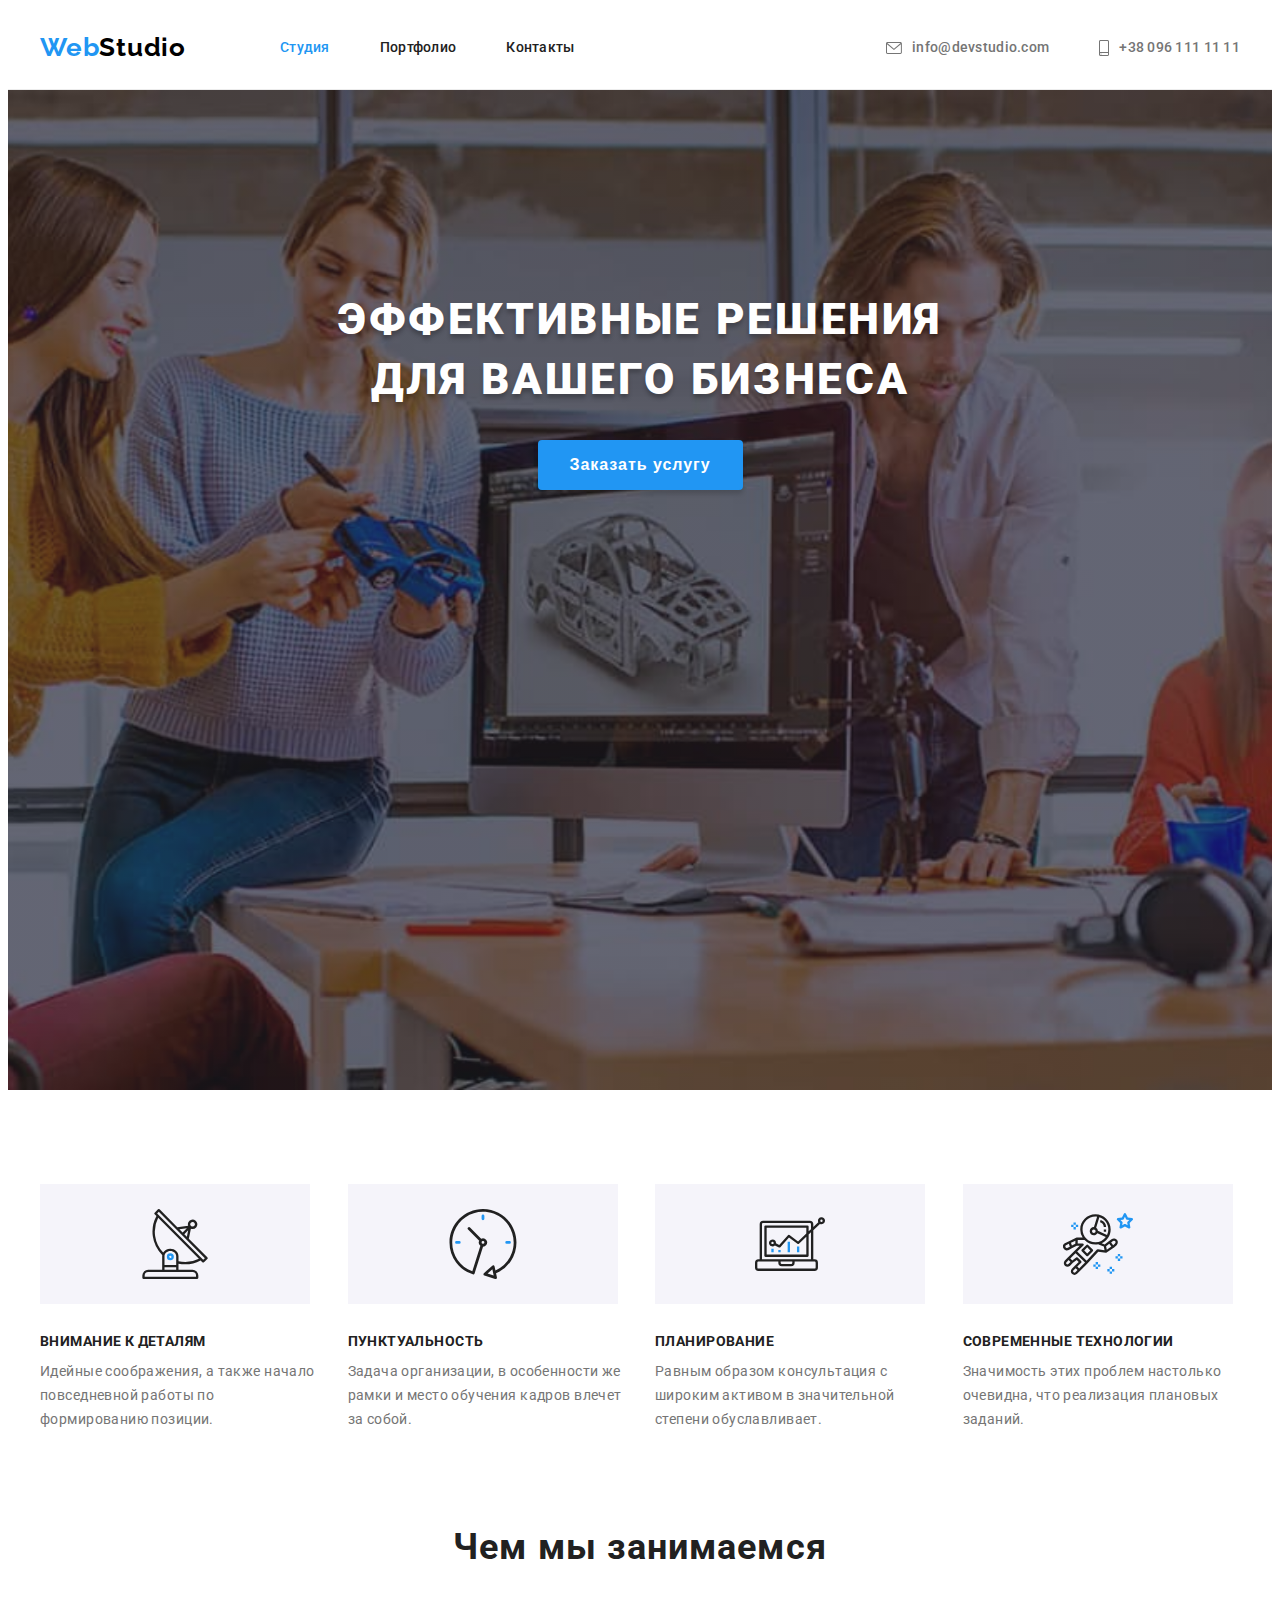
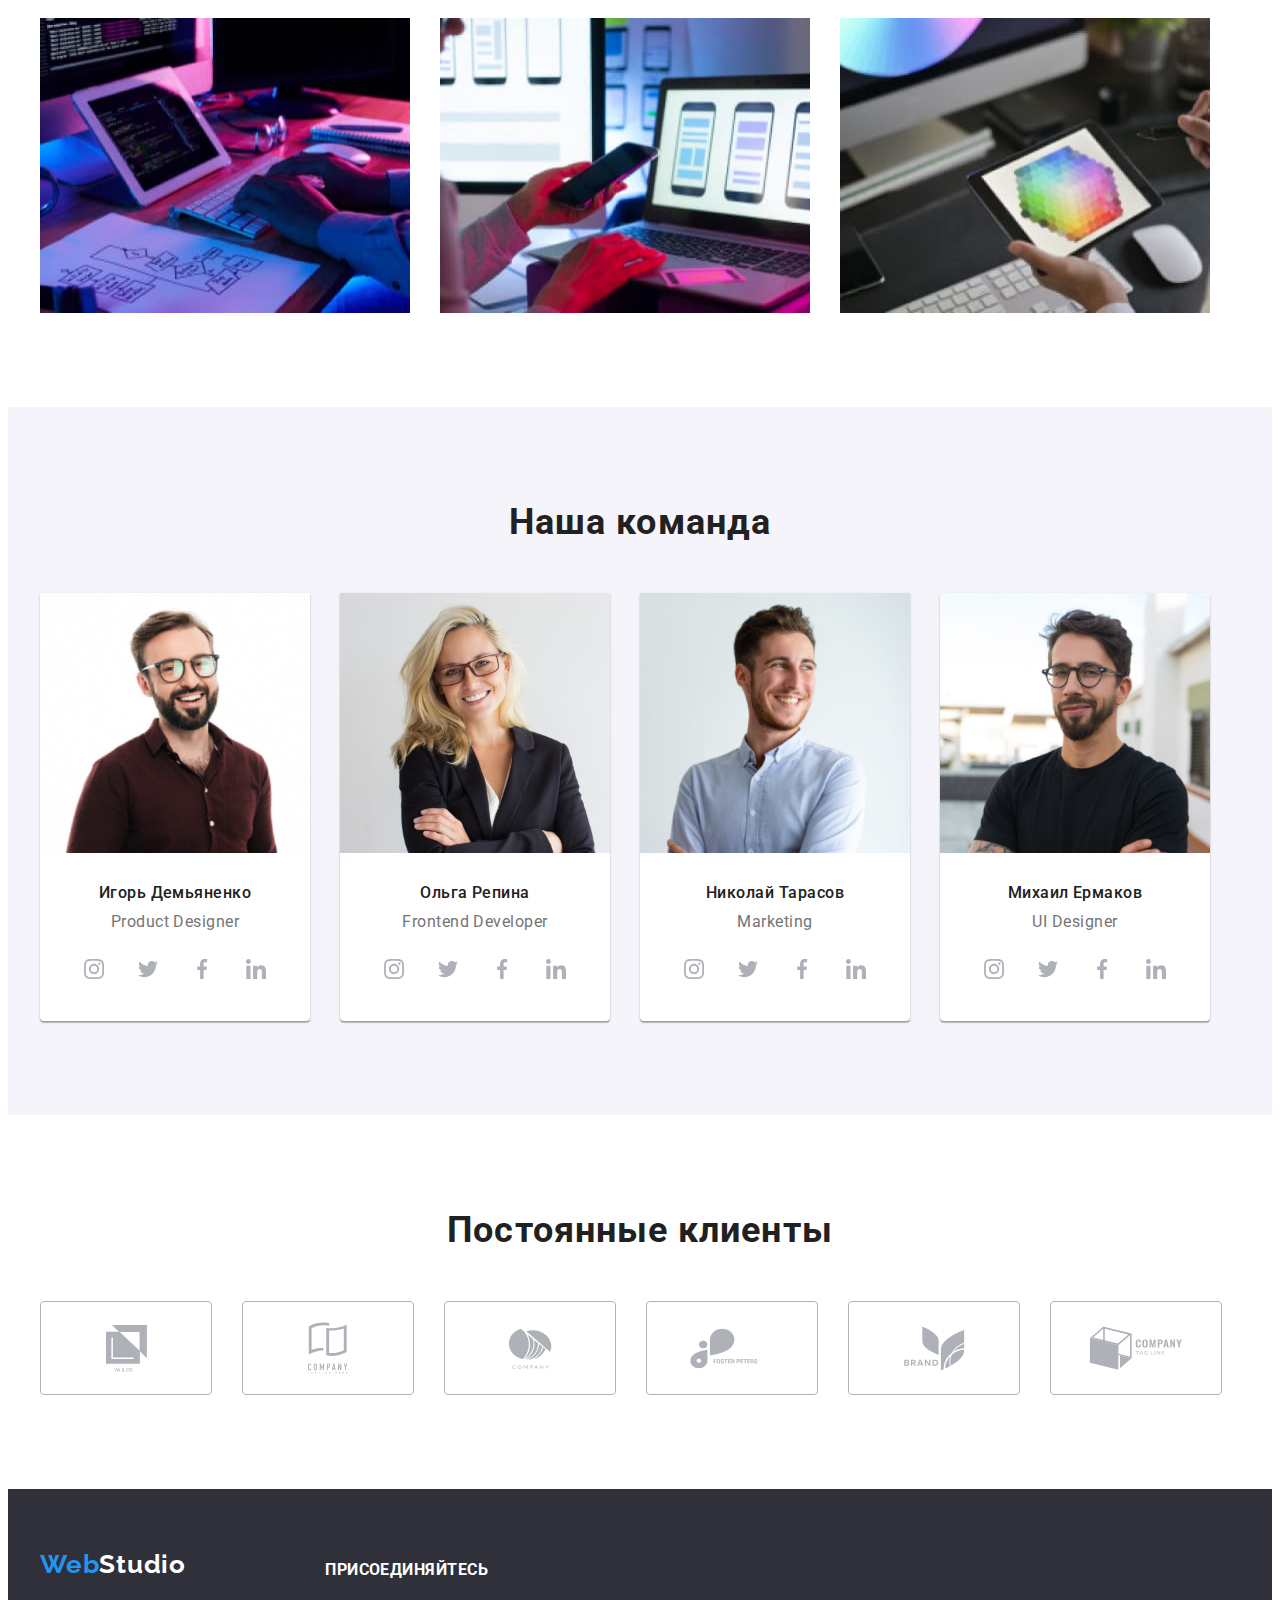
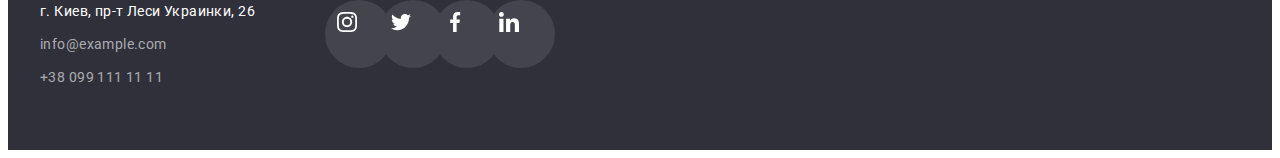
<file: index.html>
<!DOCTYPE html>
<html lang="ru">

<head>
    <meta charset="UTF-8">
    <meta http-equiv="X-UA-Compatible" content="IE=edge">
    <meta name="viewport" content="width=device-width, initial-scale=1.0">
    <title>Веб-студия</title>
    <link rel="preconnect" href="https://fonts.gstatic.com">
    <link rel="stylesheet"
        href="https://fonts.googleapis.com/css2?family=Raleway:wght@700&family=Roboto:wght@400;500;700;900&display=swap">
    <link rel="stylesheet" href="https://cdnjs.cloudflare.com/ajax/libs/modern-normalize/1.1.0/modern-normalize.min.css"
        integrity="sha512-wpPYUAdjBVSE4KJnH1VR1HeZfpl1ub8YT/NKx4PuQ5NmX2tKuGu6U/JRp5y+Y8XG2tV+wKQpNHVUX03MfMFn9Q=="
        crossorigin="anonymous" referrerpolicy="no-referrer" />
    <link rel="stylesheet" href="./css/styles.css">

</head>

<body>

    <header class="header">
        <div class="container header-container">
            <nav class="nav-container">
                <a class="logo-link-header" href="./index.html" lang="en">Web<span class="logo-black">Studio</span></a>
                <ul class="menu-list">
                    <li class="nav-item"><a class="menu-link current" href="./index.html">Студия</a></li>
                    <li class="nav-item"><a class="menu-link" href="./portfolio.html">Портфолио</a></li>
                    <li class="nav-item"><a class="menu-link" href="#">Контакты</a></li>
                </ul>
            </nav>
            <ul class="header-contacts">
                <li class="cont-item"><a class="header-contacts-link" href="mailto:info@devstudio.com">
                        <span class="header-contacts-icon"><svg class="mail-icon">
                            <use href="./images/icons.svg#icon-mail"></use>
                        </svg></span>
                        <span class="header-contacts-text">info@devstudio.com</span></a></li>
                <li class="cont-item"><a class="header-contacts-link" href="tel:+380961111111">
                        <svg class="tel-icon">
                            <use href="./images/icons.svg#icon-tel"></use>
                        </svg>
                        +38 096 111 11 11</a>
                </li>
            </ul>
        </div>
    </header>

    <main>
        <section class="hero overlay">
            <div class="container">
                <h1 class="hero-title">Эффективные решения для вашего бизнеса</h1>
                <button class="hero-btn" type="button">Заказать услугу</button>
            </div>
        </section>


        <section class="features">
            <h2 hidden class="visualy-hidden-title">Особенности</h2>
            <div class="container">
                <ul class="features-list">
                    <li class="features-item">
                        <div class="features-icon-thumb">
                            <svg class="features-icon">
                                <use href="./images/icons.svg#icon-antenna"></use>
                            </svg>
                        </div>
                        <h3 class="features-title">Внимание к деталям</h3>
                        <p class="features-text">Идейные соображения, а также начало повседневной работы по формированию
                            позиции.</p>
                    </li>
                    <li class="features-item">
                        <div class="features-icon-thumb">
                            <svg class="features-icon">
                                <use href="./images/icons.svg#icon-clock"></use>
                            </svg>
                        </div>
                        <h3 class="features-title">Пунктуальность</h3>
                        <p class="features-text">Задача организации, в особенности же рамки и место обучения кадров
                            влечет за собой.</p>
                    </li>
                    <li class="features-item">
                        <div class="features-icon-thumb">
                            <svg class="features-icon">
                                <use href="./images/icons.svg#icon-diagram"></use>
                            </svg>
                        </div>
                        <h3 class="features-title">Планирование</h3>
                        <p class="features-text">Равным образом консультация с широким активом в значительной степени
                            обуславливает.</p>
                    </li>
                    <li class="features-item">
                        <div class="features-icon-thumb">
                            <svg class="features-icon">
                                <use href="./images/icons.svg#icon-astronaut"></use>
                            </svg>
                        </div>
                        <h3 class="features-title">Современные технологии</h3>
                        <p class="features-text">Значимость этих проблем настолько очевидна, что реализация плановых
                            заданий.</p>
                    </li>
                </ul>
            </div>
        </section>

        <section class="work">
            <div class="container">
                <h2 class="work-title">Чем мы занимаемся</h2>
                <ul class="work-list">
                    <li class="work-list-item">
                        <img src="./images/plan.jpg" alt="Планирование на бумаге" width="370" height="295">
                    </li>
                    <li class="work-list-item">
                        <img src="./images/notebook.jpg" alt="Ноутбук" width="370" height="295">
                    </li>
                    <li class="work-list-item">
                        <img src="./images/color.jpg" alt="Подбор цвета" width="370" height="295">
                    </li>
                </ul>
            </div>
        </section>

        <section class="team">
            <div class="container">
                <h2 class="team-title">Наша команда</h2>

                <ul class="team-list">
                    <li class="team-item">
                        <img src="./images/pdesigner.jpg" alt="Игорь Демьяненко" width="270" height="260">
                        <div class="team-card-text">
                            <h3 class="team-name">Игорь Демьяненко</h3>
                            <p class="team-text" lang="en">Product Designer</p>

                            <ul class="social-list">
                                <li class="social-item">
                                    <a class="social-link" href="#">
                                        <svg class="social-icon">
                                            <use href="./images/icons.svg#icon-instagram"></use>
                                        </svg>
                                    </a>
                                </li>

                                <li class="social-item">
                                    <a class="social-link" href="#">
                                        <svg class="social-icon">
                                            <use href="./images/icons.svg#icon-twitter"></use>
                                        </svg>
                                    </a>
                                </li>

                                <li class="social-item">
                                    <a class="social-link" href="#">
                                        <svg class="social-icon">
                                            <use href="./images/icons.svg#icon-facebook"></use>
                                        </svg>
                                    </a>
                                </li>

                                <li class="social-item">
                                    <a class="social-link" href="#">
                                        <svg class="social-icon">
                                            <use href="./images/icons.svg#icon-linkedin"></use>
                                        </svg>
                                    </a>
                                </li>
                            </ul>
                        </div>
                    </li>

                    <li class="team-item">
                        <img src="./images/developer.jpg" alt="Ольга Репина" width="270" height="260">
                        <div class="team-card-text">
                            <h3 class="team-name">Ольга Репина</h3>
                            <p class="team-text" lang="en">Frontend Developer</p>
                            <ul class="social-list">
                                <li class="social-item">
                                    <a class="social-link" href="#">
                                        <svg class="social-icon">
                                            <use href="./images/icons.svg#icon-instagram"></use>
                                        </svg>
                                    </a>
                                </li>

                                <li class="social-item">
                                    <a class="social-link" href="#">
                                        <svg class="social-icon">
                                            <use href="./images/icons.svg#icon-twitter"></use>
                                        </svg>
                                    </a>
                                </li>

                                <li class="social-item">
                                    <a class="social-link" href="#">
                                        <svg class="social-icon">
                                            <use href="./images/icons.svg#icon-facebook"></use>
                                        </svg>
                                    </a>
                                </li>

                                <li class="social-item">
                                    <a class="social-link" href="#">
                                        <svg class="social-icon">
                                            <use href="./images/icons.svg#icon-linkedin"></use>
                                        </svg>
                                    </a>
                                </li>
                            </ul>
                        </div>
                    </li>

                    <li class="team-item">
                        <img src="./images/marketing.jpg" alt="Николай Тарасов" width="270" height="260">
                        <div class="team-card-text">
                            <h3 class="team-name">Николай Тарасов</h3>
                            <p class="team-text" lang="en">Marketing</p>
                            <ul class="social-list">
                                <li class="social-item">
                                    <a class="social-link" href="#">
                                        <svg class="social-icon">
                                            <use href="./images/icons.svg#icon-instagram"></use>
                                        </svg>
                                    </a>
                                </li>

                                <li class="social-item">
                                    <a class="social-link" href="#">
                                        <svg class="social-icon">
                                            <use href="./images/icons.svg#icon-twitter"></use>
                                        </svg>
                                    </a>
                                </li>

                                <li class="social-item">
                                    <a class="social-link" href="#">
                                        <svg class="social-icon">
                                            <use href="./images/icons.svg#icon-facebook"></use>
                                        </svg>
                                    </a>
                                </li>

                                <li class="social-item">
                                    <a class="social-link" href="#">
                                        <svg class="social-icon">
                                            <use href="./images/icons.svg#icon-linkedin"></use>
                                        </svg>
                                    </a>
                                </li>
                            </ul>
                        </div>
                    </li>

                    <li class="team-item">
                        <img src="./images/uidesigner.jpg" alt="Михаил Ермаков" width="270" height="260">
                        <div class="team-card-text">
                            <h3 class="team-name">Михаил Ермаков</h3>
                            <p class="team-text" lang="en">UI Designer</p>
                            <ul class="social-list">
                                <li class="social-item">
                                    <a class="social-link" href="#">
                                        <svg class="social-icon">
                                            <use href="./images/icons.svg#icon-instagram"></use>
                                        </svg>
                                    </a>
                                </li>

                                <li class="social-item">
                                    <a class="social-link" href="#">
                                        <svg class="social-icon">
                                            <use href="./images/icons.svg#icon-twitter"></use>
                                        </svg>
                                    </a>
                                </li>

                                <li class="social-item">
                                    <a class="social-link" href="#">
                                        <svg class="social-icon">
                                            <use href="./images/icons.svg#icon-facebook"></use>
                                        </svg>
                                    </a>
                                </li>

                                <li class="social-item">
                                    <a class="social-link" href="#">
                                        <svg class="social-icon">
                                            <use href="./images/icons.svg#icon-linkedin"></use>
                                        </svg>
                                    </a>
                                </li>
                            </ul>
                        </div>
                    </li>
                </ul>
            </div>
        </section>

        <section class="clients">
            <div class="container">
                <h2 class="clients-title">Постоянные клиенты</h2>

                <ul class="clients-list">
                    <li class="clients-item">
                        <a class="clients-item-link" href="#">
                            <svg class="clients-icon" width="41" height="47">
                                <use href="./images/icons.svg#icon-client1"></use>
                            </svg>
                        </a>
                    </li>

                    <li class="clients-item">
                        <a class="clients-item-link" href="#">
                            <svg class="clients-icon"  width="40" height="52">
                                <use href="./images/icons.svg#icon-client2"></use>
                            </svg>
                        </a>
                    </li>

                    <li class="clients-item">
                        <a class="clients-item-link" href="#">
                            <svg class="clients-icon"  width="44" height="41">
                                <use href="./images/icons.svg#icon-client3"></use>
                            </svg>
                        </a>
                    </li>

                    <li class="clients-item">
                        <a class="clients-item-link" href="#">
                            <svg class="clients-icon"  width="84" height="41">
                                <use href="./images/icons.svg#icon-client4"></use>
                            </svg>
                        </a>
                    </li>

                    <li class="clients-item">
                        <a class="clients-item-link" href="#">
                            <svg class="clients-icon" width="63" height="45">
                                <use href="./images/icons.svg#icon-client5"></use>
                            </svg>
                        </a>
                    </li>

                    <li class="clients-item">
                        <a class="clients-item-link" href="#">
                            <svg class="clients-icon" width="94" height="44">
                                <use href="./images/icons.svg#icon-client6"></use>
                            </svg>
                        </a>
                    </li>
                </ul>
            </div>
        </section>



    </main>

    <footer class="footer">
        <div class="container footer-container">
            <div class="left-footer">
                <a class="logo-link-footer" href="./index.html" lang="en">Web<span class="logo-white">Studio</span></a>
                <address class="address">г. Киев, пр-т Леси Украинки, 26</address>
                <ul class="footer-contacts">
                    <li class="footer-contacts-item"><a class="footer-contacts-link"
                            href="mailto:info@example.com">info@example.com</a></li>
                    <li class="footer-contacts-item"><a class="footer-contacts-link" href="tel:+380991111111">+38 099
                            111 11
                            11</a></li>
                </ul>
            </div>

            <div class="right-footer">
                <h3 class="right-footer-title">присоединяйтесь</h3>
                <ul class="social-list-footer">
                    <li class="social-item-footer">
                        <a class="social-link-footer" href="#">
                            <svg class="social-icon-footer">
                                <use href="./images/icons.svg#icon-instagram"></use>
                            </svg>
                        </a>
                    </li>

                    <li class="social-item-footer">
                        <a class="social-link-footer" href="#">
                            <svg class="social-icon-footer">
                                <use href="./images/icons.svg#icon-twitter"></use>
                            </svg>
                        </a>
                    </li>

                    <li class="social-item-footer">
                        <a class="social-link-footer" href="#">
                            <svg class="social-icon-footer">
                                <use href="./images/icons.svg#icon-facebook"></use>
                            </svg>
                        </a>
                    </li>

                    <li class="social-item-footer">
                        <a class="social-link-footer" href="#">
                            <svg class="social-icon-footer">
                                <use href="./images/icons.svg#icon-linkedin"></use>
                            </svg>
                        </a>
                    </li>
                </ul>

            </div>
        </div>
    </footer>

</body>

</html>
</file>
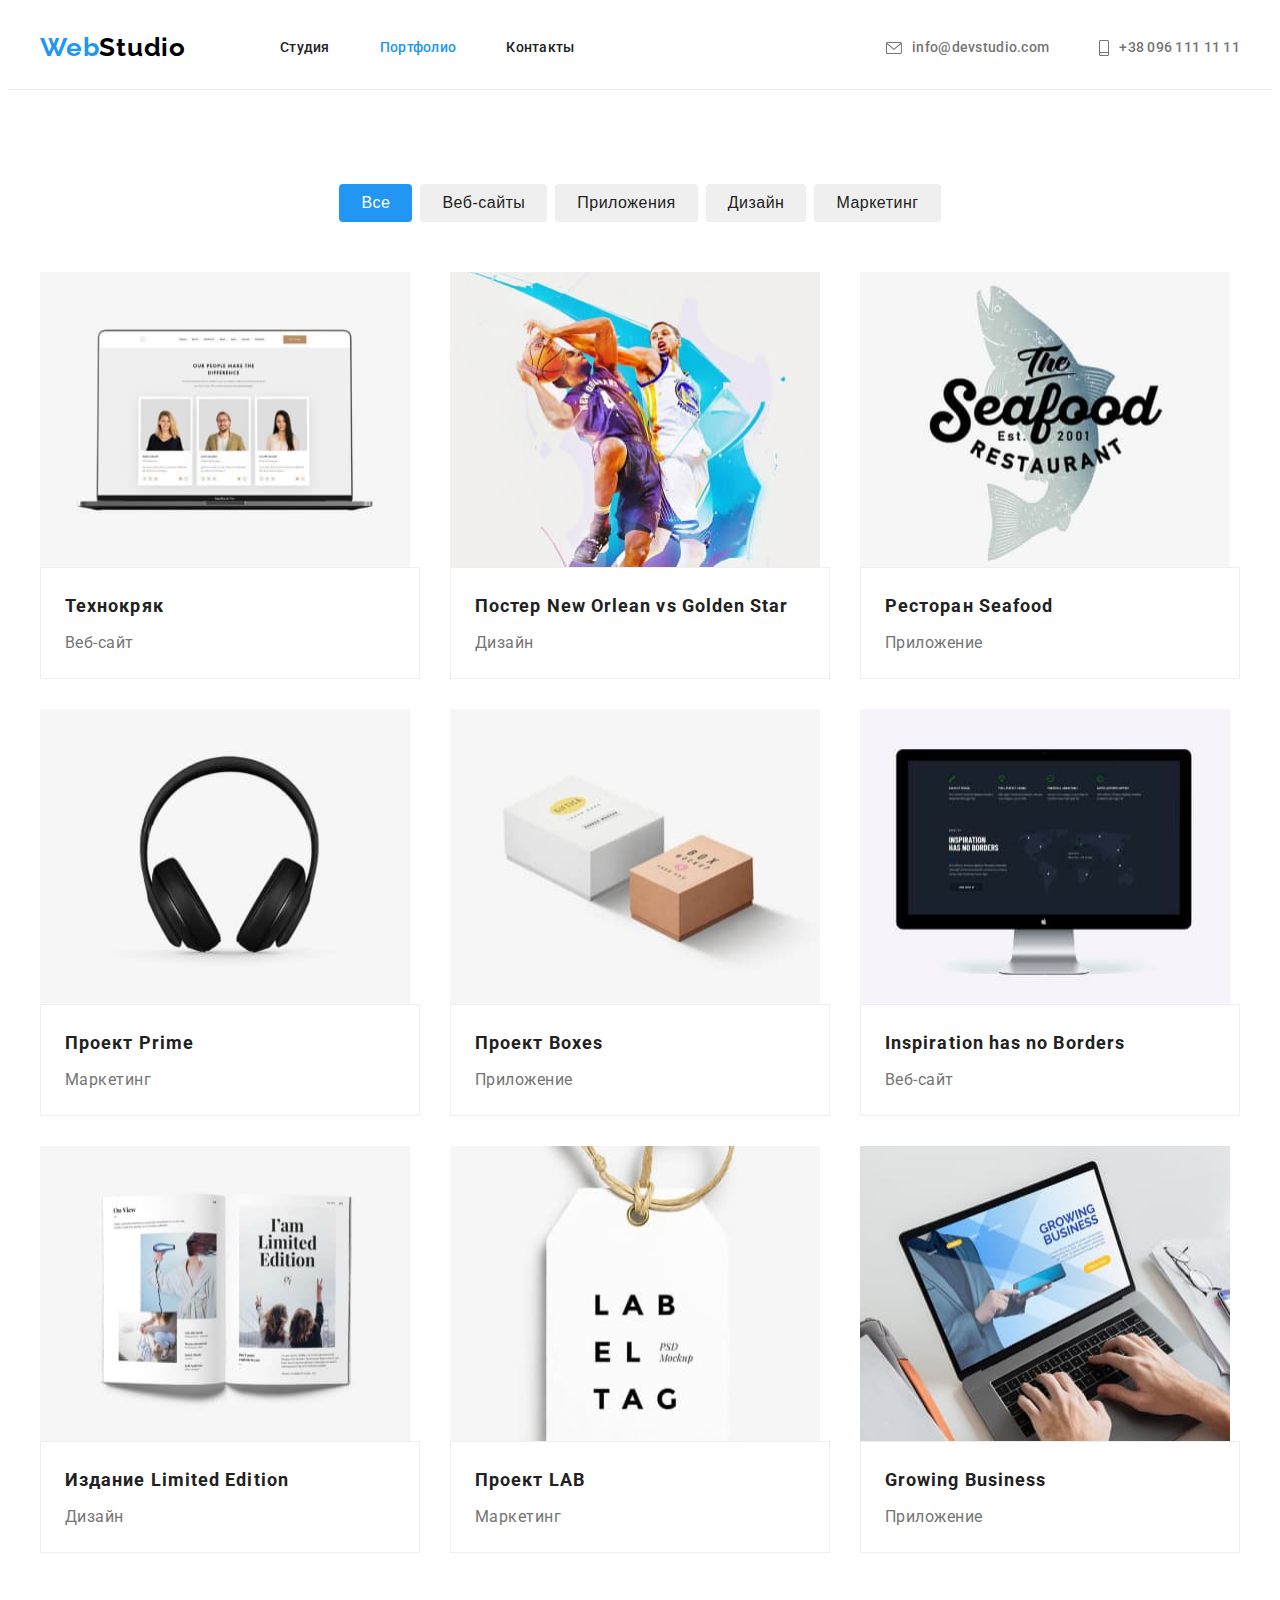
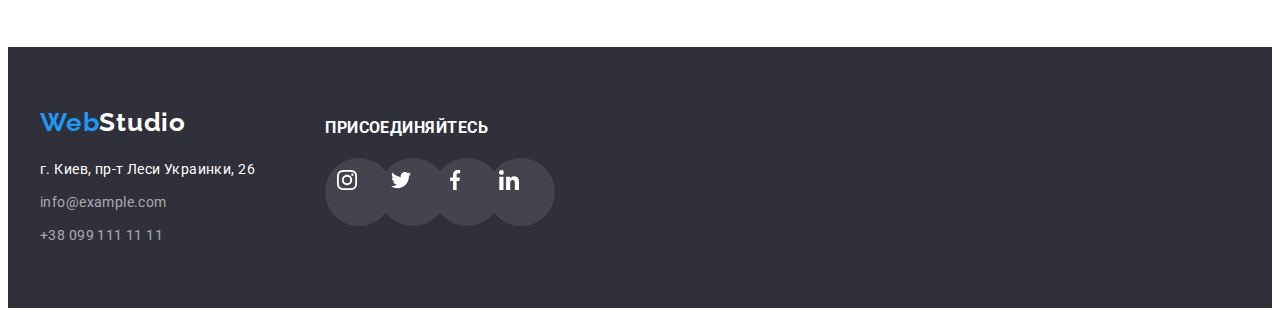
<file: portfolio.html>
<!DOCTYPE html>
<html lang="ru">

<head>
    <meta charset="UTF-8">
    <meta http-equiv="X-UA-Compatible" content="IE=edge">
    <meta name="viewport" content="width=device-width, initial-scale=1.0">
    <title>Веб-студия</title>
    <link rel="preconnect" href="https://fonts.gstatic.com">
    <link rel="stylesheet"
        href="https://fonts.googleapis.com/css2?family=Raleway:wght@700&family=Roboto:wght@400;500;700;900&display=swap">
    <link rel="stylesheet" href="https://cdnjs.cloudflare.com/ajax/libs/modern-normalize/1.1.0/modern-normalize.min.css"
        integrity="sha512-wpPYUAdjBVSE4KJnH1VR1HeZfpl1ub8YT/NKx4PuQ5NmX2tKuGu6U/JRp5y+Y8XG2tV+wKQpNHVUX03MfMFn9Q=="
        crossorigin="anonymous" referrerpolicy="no-referrer" />
    <link rel="stylesheet" href="./css/styles.css">

</head>

<body>

    <header class="header">
        <div class="container header-container">
            <nav class="nav-container">
                <a class="logo-link-header" href="./index.html" lang="en">Web<span class="logo-black">Studio</span></a>
                <ul class="menu-list">
                    <li class="nav-item"><a class="menu-link" href="./index.html">Студия</a></li>
                    <li class="nav-item"><a class="menu-link current" href="./portfolio.html">Портфолио</a></li>
                    <li class="nav-item"><a class="menu-link" href="#">Контакты</a></li>
                </ul>
            </nav>
            <ul class="header-contacts">
                <li class="cont-item"><a class="header-contacts-link" href="mailto:info@devstudio.com">
                        <span class="header-contacts-icon"><svg class="mail-icon">
                                <use href="./images/icons.svg#icon-mail"></use>
                            </svg></span>
                        <span class="header-contacts-text">info@devstudio.com</span></a></li>
                <li class="cont-item"><a class="header-contacts-link" href="tel:+380961111111">
                        <svg class="tel-icon">
                            <use href="./images/icons.svg#icon-tel"></use>
                        </svg>
                        +38 096 111 11 11</a>
                </li>
            </ul>
        </div>
    </header>

    <main>
        <section class="portfolio-page">
            <div class="container">
                <ul class="filters-list">
                    <li class="filters-item">
                        <button class="filters-btn current" type="button">Все</button>
                    </li>
                    <li class="filters-item">
                        <button class="filters-btn" type="button">Веб-сайты</button>
                    </li>
                    <li class="filters-item">
                        <button class="filters-btn" type="button">Приложения</button>
                    </li>
                    <li class="filters-item">
                        <button class="filters-btn" type="button">Дизайн</button>
                    </li>
                    <li class="filters-item">
                        <button class="filters-btn" type="button">Маркетинг</button>
                    </li>
                </ul>


                <h2 hidden class="visualy-hidden-title">Портфолио</h2>
                <ul class="portfolio-list">
                    <li class="portfolio-item">
                        <a class="portfolio-list-link" href="#">
                            <img src="./images/laptop.jpg" alt="Ноутбук" width="370" height="295">
                            <div class="portfolio-card-text">
                                <h3 class="portfolio-list-title">Технокряк</h3>
                                <p class="portfolio-list-text">Веб-сайт</p>
                            </div>
                        </a>
                    </li>
                    <li class="portfolio-item">
                        <a class="portfolio-list-link" href="#">
                            <img src="./images/sport.jpg" alt="Спортсмены" width="370" height="295">
                            <div class="portfolio-card-text">
                                <h3 class="portfolio-list-title">Постер <span lang="en">New Orlean vs Golden Star</span>
                                </h3>
                                <p class="portfolio-list-text">Дизайн</p>
                            </div>
                        </a>
                    </li>
                    <li class="portfolio-item">
                        <a class="portfolio-list-link" href="#">
                            <img src="./images/seafood.jpg" alt="Рыба с надписью" width="370" height="295">
                            <div class="portfolio-card-text">
                                <h3 class="portfolio-list-title">Ресторан <span lang="en">Seafood</span></h3>
                                <p class="portfolio-list-text">Приложение</p>
                            </div>
                        </a>
                    </li>
                    <li class="portfolio-item">
                        <a class="portfolio-list-link" href="#">
                            <img src="./images/headphones.jpg" alt="Наушники" width="370" height="295">
                            <div class="portfolio-card-text">
                                <h3 class="portfolio-list-title">Проект <span lang="en">Prime</span></h3>
                                <p class="portfolio-list-text">Маркетинг</p>
                            </div>
                        </a>
                    </li>
                    <li class="portfolio-item">
                        <a class="portfolio-list-link" href="#">
                            <img src="./images/boxes.jpg" alt="Две коробки" width="370" height="295">
                            <div class="portfolio-card-text">
                                <h3 class="portfolio-list-title">Проект <span lang="en">Boxes</span></h3>
                                <p class="portfolio-list-text">Приложение</p>
                            </div>
                        </a>
                    </li>
                    <li class="portfolio-item">
                        <a class="portfolio-list-link" href="#"><img src="./images/screen.jpg" alt="Монитор компьютера"
                                width="370" height="295">
                            <div class="portfolio-card-text">
                                <h3 class="portfolio-list-title" lang="en">Inspiration has no Borders</h3>
                                <p class="portfolio-list-text">Веб-сайт</p>
                            </div>
                        </a>
                    </li>
                    <li class="portfolio-item">
                        <a class="portfolio-list-link" href="#"><img src="./images/book.jpg" alt="Раскрытая книга"
                                width="370" height="295">
                            <div class="portfolio-card-text">
                                <h3 class="portfolio-list-title">Издание <span lang="en">Limited Edition</span></h3>
                                <p class="portfolio-list-text">Дизайн</p>
                            </div>
                        </a>
                    </li>
                    <li class="portfolio-item">
                        <a class="portfolio-list-link" href="#"><img src="./images/label.jpg" alt="Бумажная бирка"
                                width="370" height="295">
                            <div class="portfolio-card-text">
                                <h3 class="portfolio-list-title">Проект <span lang="en">LAB</span></h3>
                                <p class="portfolio-list-text">Маркетинг</p>
                            </div>
                        </a>
                    </li>
                    <li class="portfolio-item">
                        <a class="portfolio-list-link" href="#"><img src="./images/typing.jpg" alt="Клавиатура ноутбука"
                                width="370" height="295">
                            <div class="portfolio-card-text">
                                <h3 class="portfolio-list-title" lang="en">Growing Business</h3>
                                <p class="portfolio-list-text">Приложение</p>
                            </div>
                        </a>
                    </li>
                </ul>
            </div>
        </section>
    </main>

<footer class="footer">
    <div class="container footer-container">
        <div class="left-footer">
            <a class="logo-link-footer" href="./index.html" lang="en">Web<span class="logo-white">Studio</span></a>
            <address class="address">г. Киев, пр-т Леси Украинки, 26</address>
            <ul class="footer-contacts">
                <li class="footer-contacts-item"><a class="footer-contacts-link"
                        href="mailto:info@example.com">info@example.com</a></li>
                <li class="footer-contacts-item"><a class="footer-contacts-link" href="tel:+380991111111">+38 099
                        111 11
                        11</a></li>
            </ul>
        </div>

        <div class="right-footer">
            <h3 class="right-footer-title">присоединяйтесь</h3>
            <ul class="social-list-footer">
                <li class="social-item-footer">
                    <a class="social-link-footer" href="#">
                        <svg class="social-icon-footer">
                            <use href="./images/icons.svg#icon-instagram"></use>
                        </svg>
                    </a>
                </li>

                <li class="social-item-footer">
                    <a class="social-link-footer" href="#">
                        <svg class="social-icon-footer">
                            <use href="./images/icons.svg#icon-twitter"></use>
                        </svg>
                    </a>
                </li>

                <li class="social-item-footer">
                    <a class="social-link-footer" href="#">
                        <svg class="social-icon-footer">
                            <use href="./images/icons.svg#icon-facebook"></use>
                        </svg>
                    </a>
                </li>

                <li class="social-item-footer">
                    <a class="social-link-footer" href="#">
                        <svg class="social-icon-footer">
                            <use href="./images/icons.svg#icon-linkedin"></use>
                        </svg>
                    </a>
                </li>
            </ul>

        </div>
    </div>
</footer>

</body>

</html>
</file>
<file: css/styles.css>
:root {
  --text-color-main: #212121;
  --text-color: #757575;
  --text-color-hvl: #2196f3;
  --text-color-white: #ffffff;

  --background-color-main: #ffffff;
  --background-color-dark: #2f303a;
  --background-color-gray: #f5f4fa;
  --background-color-hv: #2196f3;
}

body {
  font-family: "Roboto", sans-serif;
  font-style: normal;
  font-weight: normal;
  font-size: 14px;
}

.container {
  width: 1200px;
  padding-left: 15px;
  padding-right: 15px;
  margin: 0 auto;
}

h1,
h2,
h3,
h4,
h5,
h6,
p {
  margin-top: 0;
  margin-bottom: 0;
}

ul {
  margin-top: 0;
  margin-bottom: 0;
  padding-left: 0;
}

img {
  display: block;
}

.logo-link-header,
.logo-black,
.menu-link,
.header-contacts-link,
.logo-link-footer,
.logo-white,
.footer-contacts-link {
  text-decoration: none;
}

.menu-list,
.header-contacts,
.features-list,
.work-list,
.team-list,
.footer-contacts,
.clients-list,
.social-list,
.social-list-footer {
  list-style: none;
}

/*======HEADER======*/

.header {
  padding-top: 24px;
  padding-bottom: 25px;
  border-bottom: 1px solid #ececec;
}

.header-container {
  display: flex;
  text-align: center;
  align-items: center;
}

.nav-container {
  display: flex;
  align-items: center;
}

.nav-item:not(:last-child) {
  margin-right: 50px;
}

.menu-list {
  display: flex;
  text-align: center;
  align-items: center;
}

.header-contacts {
  display: flex;
  margin-left: auto;
  text-align: center;
  align-items: center;
}

.logo-link-header {
  font-family: "Raleway", sans-serif;
  font-weight: bold;
  font-size: 26px;
  line-height: 1.19;
  letter-spacing: 0.03em;
  color: var(--text-color-hvl);
  margin-right: 94px;
  padding-bottom: 1px;
}

.logo-black {
  font-family: "Raleway", sans-serif;
  font-weight: bold;
  font-size: 26px;
  line-height: 1.19;
  letter-spacing: 0.03em;
  color: #000000;
}

.menu-link {
  font-weight: 500;
  line-height: 1.14;
  letter-spacing: 0.02em;
  color: var(--text-color-main);
}

.menu-link.current {
  color: var(--text-color-hvl);
}

.menu-link:hover,
.menu-link:focus {
  color: var(--text-color-hvl);
}

.header-contacts-link {
  font-weight: 500;
  line-height: 1.14;
  letter-spacing: 0.02em;
  color: var(--text-color);
  display: flex;
  justify-content: center;
  align-items: center;
  fill: var(--text-color);
}

.header-contacts-icon {
  display: flex;
}

.header-contacts-text {
  display: block;
}

.mail-icon {
  width: 16px;
  height: 12px;
  margin-right: 10px;
}

.tel-icon {
  width: 10px;
  height: 16px;
  margin-right: 10px;
}

.cont-item:not(:last-child) {
  margin-right: 50px;
}

.header-contacts-link {
  padding: 0;
}

.header-contacts-link:hover,
.header-contacts-link:focus {
  color: var(--text-color-hvl);
  fill: var(--background-color-hv);
}

/*======INDEX-PAGE======*/
/*======HERO======*/

.hero {
  background: var(--background-color-dark);
  padding-top: 200px;
  padding-bottom: 200px;
  text-align: center;
}

.overlay {
  height: 600px;
  max-width: 1600px;
  margin-left: auto;
  margin-right: auto;
  background-size: cover;
  background-position: center;
  background-image: linear-gradient(
      rgba(47, 48, 58, 0.4),
      rgba(47, 48, 58, 0.4)
    ),
    url(../images/hero-img.jpg);
}

.hero-title {
  font-weight: 900;
  font-size: 44px;
  line-height: 1.36;
  letter-spacing: 0.06em;
  text-transform: uppercase;
  color: var(--text-color-white);
  border: none;
  text-shadow: 0px 4px 4px rgba(0, 0, 0, 0.25);
  width: 696px;
  margin: 0 auto;
}

.hero-btn {
  font-weight: bold;
  font-size: 16px;
  line-height: 1.88;
  text-align: center;
  letter-spacing: 0.06em;
  color: var(--text-color-white);
  background-color: var(--background-color-hv);
  box-shadow: 0px 4px 4px rgba(0, 0, 0, 0.15);
  border-style: none;
  border-radius: 4px;
  padding: 10px 32px;
  cursor: pointer;
  margin-top: 30px;
}

/*======FEATURES======*/

.visualy-hidden-title {
  position: absolute;
  clip: rect(0 0 0 0);
  width: 1px;
  height: 1px;
  margin: -1px;
}

.features {
  padding-top: 94px;
  padding-bottom: 47px;
}

.features-list {
  display: flex;
  flex-wrap: wrap;
  margin-left: -30px;
  margin-top: -30px;
}

.features-item {
  margin-left: 30px;
  margin-top: 30px;
  flex-basis: calc((100% - 120px) / 4);
}

.features-title {
  font-weight: bold;
  font-size: inherit;
  line-height: 1.14;
  letter-spacing: 0.03em;
  text-transform: uppercase;
  color: var(--text-color-main);
  margin-bottom: 10px;
}

.features-text {
  line-height: 1.71;
  letter-spacing: 0.03em;
  color: var(--text-color);
}

.features-icon-thumb {
  display: flex;
  width: 270px;
  height: 120px;
  margin-bottom: 30px;
  background-color: var(--background-color-gray);
  justify-content: center;
  align-items: center;
}

.features-icon {
  width: 70px;
  height: 70px;
}

/*======WORK======*/

.work {
  padding-top: 47px;
  padding-bottom: 94px;
}

.work-title {
  font-weight: bold;
  font-size: 36px;
  line-height: 1.17;
  text-align: center;
  letter-spacing: 0.03em;
  color: var(--text-color-main);
  margin-bottom: 50px;
}

.work-list {
  display: flex;
}

.work-list-item:not(:last-child) {
  margin-right: 30px;
}

/*======TEAM======*/

.team {
  background: var(--background-color-gray);
  padding-top: 94px;
  padding-bottom: 94px;
}

.team-list {
  display: flex;
}

.team-item:not(:last-child) {
  margin-right: 30px;
}

.team-item {
  box-shadow: 0px 1px 3px rgba(0, 0, 0, 0.12), 0px 1px 1px rgba(0, 0, 0, 0.14),
    0px 2px 1px rgba(0, 0, 0, 0.2);
  background-color: var(--background-color-main);
  border-radius: 0px 0px 4px 4px;
}

.team-card-text {
  padding-top: 30px;
  padding-bottom: 30px;
}

.team-title {
  font-weight: bold;
  font-size: 36px;
  line-height: 1.17;
  text-align: center;
  letter-spacing: 0.03em;
  color: var(--text-color-main);
  margin-bottom: 50px;
}

.team-name {
  font-weight: 500;
  font-size: 16px;
  line-height: 1.19;
  text-align: center;
  letter-spacing: 0.03em;
  color: var(--text-color-main);
  margin-bottom: 10px;
}

.team-text {
  font-size: 16px;
  line-height: 1.19;
  text-align: center;
  letter-spacing: 0.03em;
  color: var(--text-color);
}

.social-list {
  display: flex;
  justify-content: center;
  align-items: center;
  margin-top: 16px;
}

.social-item {
  width: 44px;
  height: 44px;
}

.social-link {
  display: flex;
  width: 100%;
  height: 100%;
  padding: 12px;
  fill: #afb1b8;
}

.social-icon {
  width: 20px;
  height: 20px;
}

.social-link:hover,
.social-link:focus {
  background-color: #2196f3;
  border-radius: 50%;
  fill: var(--background-color-main);
}

.social-item:not(:last-child) {
  margin-right: 10px;
}

/*======CLIENTS======*/

.clients {
  padding-top: 94px;
  padding-bottom: 94px;
}

.clients-title {
  font-size: 36px;
  font-weight: 700;
  line-height: 1.17;
  letter-spacing: 0.03em;
  text-align: center;
  color: var(--text-color-main);
  margin-bottom: 50px;
}

.clients-list {
  display: flex;
}

.clients-item:not(:last-child) {
  margin-right: 30px;
}

.clients-item-link {
  display: flex;
  width: 170px;
  height: 92px;
  border: 1px solid #afb1b8;
  border-radius: 4px;
  fill: #afb1b8;
  justify-content: center;
  align-items: center;
}

.clients-item-link:hover,
.clients-item-link:focus {
  fill: var(--background-color-hv);
  border-color: var(--background-color-hv);
}

/*======FOOTER======*/

.footer {
  background-color: var(--background-color-dark);
  display: flex;
  flex-direction: column;
  padding-top: 60px;
  padding-bottom: 60px;
}

.logo-link-footer {
  font-family: "Raleway", sans-serif;
  font-weight: bold;
  font-size: 26px;
  line-height: 1.19;
  letter-spacing: 0.03em;
  color: var(--text-color-hvl);
}

.logo-white {
  font-family: "Raleway", sans-serif;
  font-weight: bold;
  font-size: 26px;
  line-height: 1.19;
  letter-spacing: 0.03em;
  color: var(--text-color-white);
}

.address {
  font-style: normal;
  font-size: 14px;
  line-height: 1.71;
  letter-spacing: 0.03em;
  color: var(--text-color-white);
  margin-top: 20px;
}

.footer-contacts {
  margin-top: 9px;
}

.footer-contacts-link {
  line-height: 1.71;
  letter-spacing: 0.03em;
  color: rgba(255, 255, 255, 0.6);
}

.footer-contacts-item:not(:last-child) {
  margin-bottom: 9px;
}

.footer-contacts-link:hover,
.footer-contacts-link:focus {
  color: var(--text-color-hvl);
}

.footer-container {
  display: flex;
}

.right-footer-title {
  font-weight: 700;
  line-height: 1.14;
  letter-spacing: 0.03em;
  text-align: left;
  color: var(--text-color-white);
  text-transform: uppercase;
}

.social-list-footer {
  display: flex;
  justify-content: center;
  align-items: center;
  margin-top: 20px;
}

.social-item-footer {
  width: 44px;
  height: 44px;
}

.social-item-footer:not(:last-child) {
  margin-right: 10px;
}

.social-link-footer {
  display: flex;
  width: 100%;
  height: 100%;
  padding: 12px;
  background-color: #43444d;
  border-radius: 50%;
  fill: var(--background-color-main);
}

.social-icon-footer {
  width: 20px;
  height: 20px;
}

.social-link-footer:hover,
.social-link-footer:focus {
  background-color: var(--background-color-hv);
}

.social-item:not(:last-child) {
  margin-right: 10px;
}

.right-footer-title {
  padding-top: 12px;
}

.right-footer {
  margin-left: 70px;
}

/*======PORTFOLIO-PAGE======*/

.filters-list,
.portfolio-list {
  list-style: none;
}

.portfolio-list-link {
  text-decoration: none;
}

.portfolio-page {
  padding-top: 94px;
  padding-bottom: 94px;
}

/*======FILTERS======*/

.filters-list {
  display: flex;
  flex-direction: row;
  margin-bottom: 50px;
  justify-content: center;
}

.filters-item:not(:last-child) {
  margin-right: 8px;
}

.filters-btn.current {
  color: var(--text-color-white);
  background-color: var(--background-color-hv);
}

.filters-btn {
  font-weight: 500;
  font-size: 16px;
  line-height: 1.63;
  text-align: center;
  letter-spacing: 0.03em;
  color: var(--text-color-main);
  border-style: none;
  border-radius: 4px;
  padding: 6px 22px;
  cursor: pointer;
}

.filters-btn:hover,
.filters-btn:focus {
  color: var(--text-color-white);
  background: var(--background-color-hv);
  box-shadow: 0px 3px 1px rgba(0, 0, 0, 0.1), 0px 1px 2px rgba(0, 0, 0, 0.08),
    0px 2px 2px rgba(0, 0, 0, 0.12);
  border-radius: 4px;
}

/*======PORTFOLIO======*/

.portfolio-list-link {
  display: block;
}

.portfolio-item:hover {
  box-shadow: 0px 1px 1px rgba(0, 0, 0, 0.12), 0px 4px 4px rgba(0, 0, 0, 0.06),
    1px 4px 6px rgba(0, 0, 0, 0.16);
}

.portfolio-list {
  display: flex;
  flex-wrap: wrap;
  margin-left: -30px;
  margin-top: -30px;
}

.portfolio-item {
  margin-left: 30px;
  margin-top: 30px;
  flex-basis: calc((100% - 90px) / 3);
}

.portfolio-card-text {
  border: 1px solid #eeeeee;
  padding: 20px 24px;
}

.portfolio-list-title {
  font-weight: bold;
  font-size: 18px;
  line-height: 2;
  letter-spacing: 0.06em;
  color: var(--text-color-main);
}

.portfolio-list-text {
  font-size: 16px;
  line-height: 1.88;
  letter-spacing: 0.03em;
  color: var(--text-color);
  margin-top: 4px;
}
</file>
